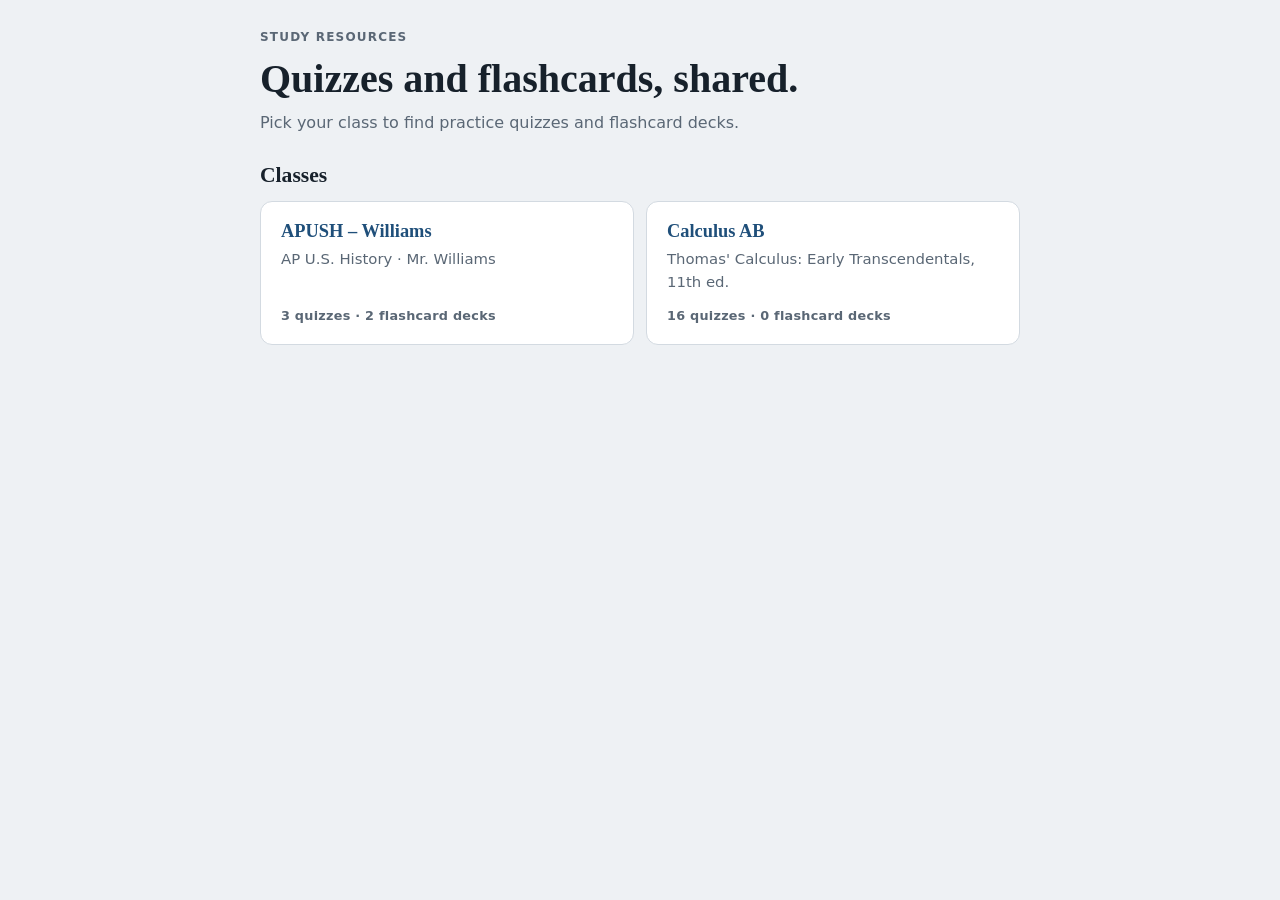
<file: index.html>
<!doctype html>
<html lang="en">
<head>
<meta charset="utf-8">
<meta name="viewport" content="width=device-width,initial-scale=1,viewport-fit=cover">
<link rel="icon" href="data:image/svg+xml,%3Csvg xmlns=%27http://www.w3.org/2000/svg%27 viewBox=%270 0 32 32%27%3E%3Crect width=%2732%27 height=%2732%27 rx=%277%27 fill=%27%231f4f7a%27/%3E%3Cpath d=%27M9 9h14v3H9zM9 14.5h14v3H9zM9 20h9v3H9z%27 fill=%27white%27/%3E%3C/svg%3E">
<title>Study Resources</title>
<meta name="description" content="Quizzes and flashcards to share with classmates.">
<link rel="stylesheet" href="assets/css/site.css">
</head>
<body data-page="home" data-root="">
<main class="wrap">
  <header>
    <p class="eyebrow">Study Resources</p>
    <h1>Quizzes and flashcards, shared.</h1>
    <p class="lede">Pick your class to find practice quizzes and flashcard decks.</p>
  </header>
  <section class="section">
    <h2>Classes</h2>
    <div class="grid" id="app"></div>
    <noscript><p class="empty">This site needs JavaScript. <a href="classes/apush-williams/">APUSH – Williams</a></p></noscript>
  </section>
</main>
<script src="assets/js/catalog.js"></script>
<script src="assets/js/site.js"></script>
</body>
</html>
</file>
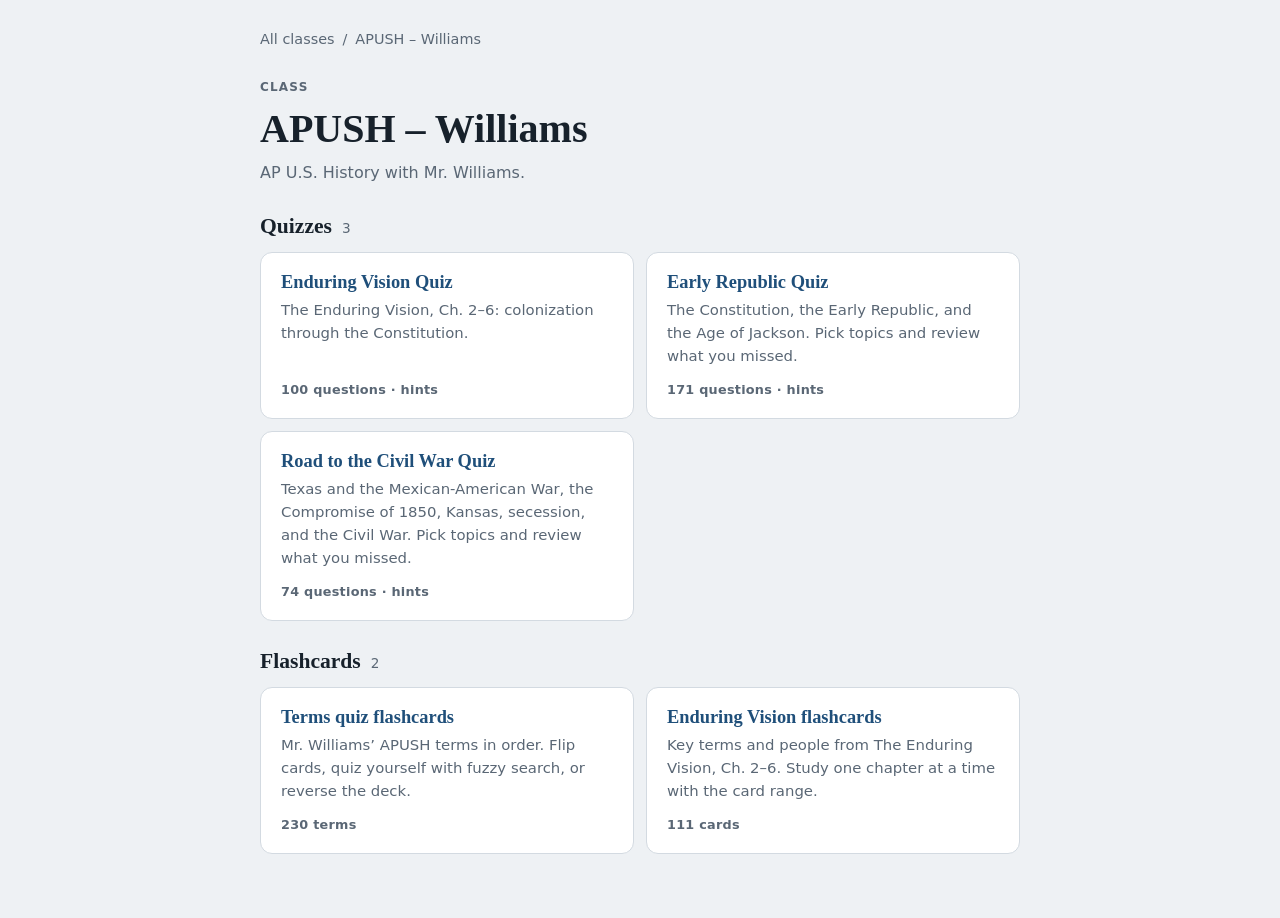
<file: classes/apush-williams/index.html>
<!doctype html>
<html lang="en">
<head>
<meta charset="utf-8">
<meta name="viewport" content="width=device-width,initial-scale=1,viewport-fit=cover">
<link rel="icon" href="data:image/svg+xml,%3Csvg xmlns=%27http://www.w3.org/2000/svg%27 viewBox=%270 0 32 32%27%3E%3Crect width=%2732%27 height=%2732%27 rx=%277%27 fill=%27%231f4f7a%27/%3E%3Cpath d=%27M9 9h14v3H9zM9 14.5h14v3H9zM9 20h9v3H9z%27 fill=%27white%27/%3E%3C/svg%3E">
<title>APUSH – Williams · Study Resources</title>
<link rel="stylesheet" href="../../assets/css/site.css">
</head>
<body data-page="class" data-class="apush-williams" data-root="../../">
<main class="wrap">
  <nav class="crumbs" aria-label="Breadcrumb"><a href="../../">All classes</a><span aria-hidden="true">/</span><span>APUSH – Williams</span></nav>
  <header>
    <p class="eyebrow">Class</p>
    <h1>APUSH – Williams</h1>
    <p class="lede">AP U.S. History with Mr. Williams.</p>
  </header>
  <div id="app" class="wrap" style="max-width:none"></div>
  <noscript><p class="empty">This page needs JavaScript. Direct links:
    <a href="../../quiz.html?class=apush-williams&amp;quiz=enduring-vision">Enduring Vision Quiz</a>,
    <a href="../../quiz.html?class=apush-williams&amp;quiz=early-republic">Early Republic Quiz</a>,
    <a href="../../quiz.html?class=apush-williams&amp;quiz=road-to-civil-war">Road to the Civil War Quiz</a>,
    <a href="flashcards/terms/">Terms quiz flashcards</a>.</p></noscript>
</main>
<script src="../../assets/js/catalog.js"></script>
<script src="../../assets/js/site.js"></script>
</body>
</html>
</file>
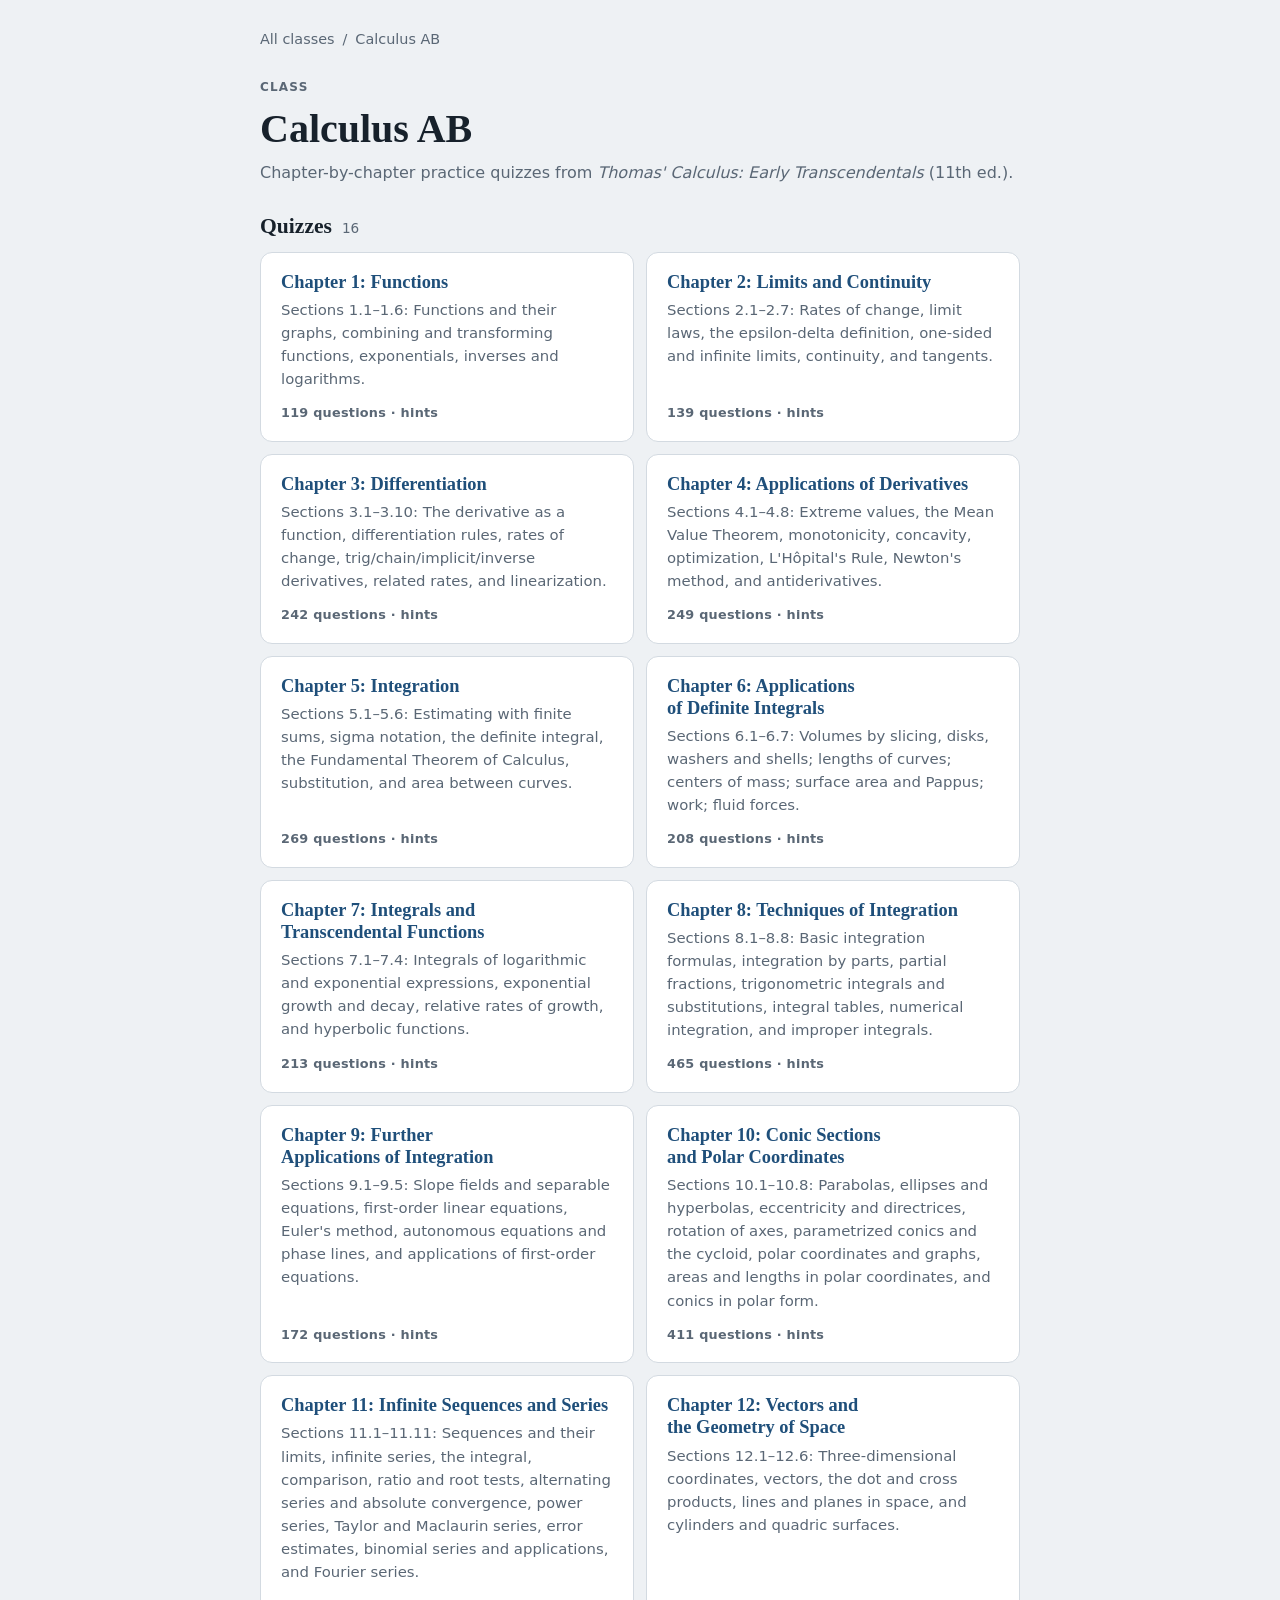
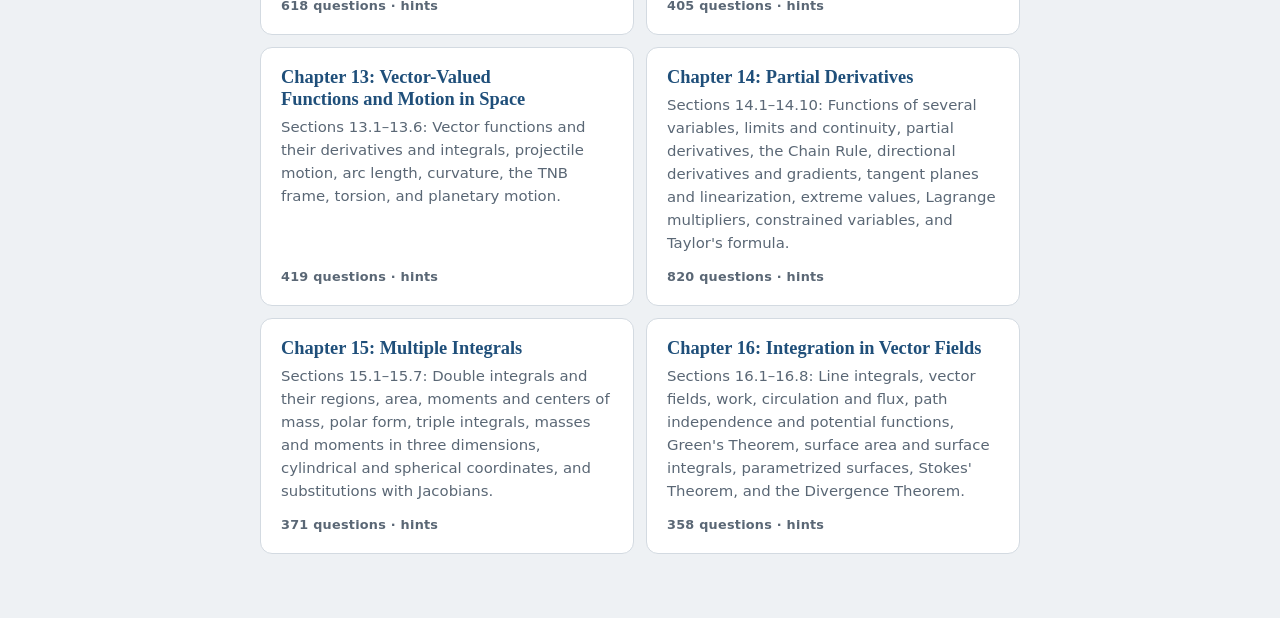
<file: classes/calculus-ab/index.html>
<!doctype html>
<html lang="en">
<head>
<meta charset="utf-8">
<meta name="viewport" content="width=device-width,initial-scale=1,viewport-fit=cover">
<link rel="icon" href="data:image/svg+xml,%3Csvg xmlns=%27http://www.w3.org/2000/svg%27 viewBox=%270 0 32 32%27%3E%3Crect width=%2732%27 height=%2732%27 rx=%277%27 fill=%27%231f4f7a%27/%3E%3Cpath d=%27M9 9h14v3H9zM9 14.5h14v3H9zM9 20h9v3H9z%27 fill=%27white%27/%3E%3C/svg%3E">
<title>Calculus AB · Study Resources</title>
<link rel="stylesheet" href="../../assets/css/site.css">
</head>
<body data-page="class" data-class="calculus-ab" data-root="../../">
<main class="wrap">
  <nav class="crumbs" aria-label="Breadcrumb"><a href="../../">All classes</a><span aria-hidden="true">/</span><span>Calculus AB</span></nav>
  <header>
    <p class="eyebrow">Class</p>
    <h1>Calculus AB</h1>
    <p class="lede">Chapter-by-chapter practice quizzes from <i>Thomas' Calculus: Early Transcendentals</i> (11th ed.).</p>
  </header>
  <div id="app" class="wrap" style="max-width:none"></div>
  <noscript><p class="empty">This page needs JavaScript.</p></noscript>
</main>
<script src="../../assets/js/catalog.js"></script>
<script src="../../assets/js/site.js"></script>
</body>
</html>
</file>
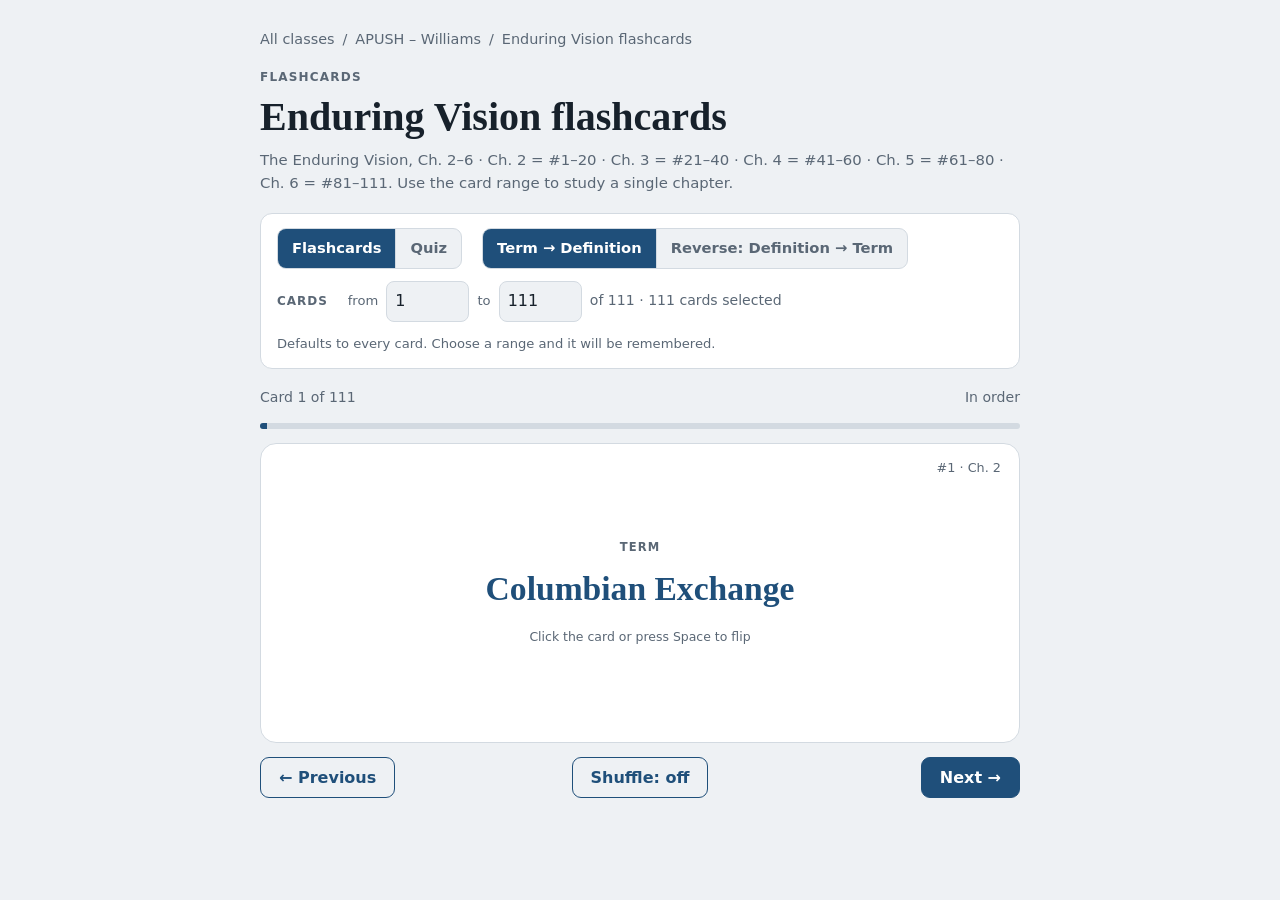
<file: classes/apush-williams/flashcards/enduring-vision/index.html>
<!doctype html>
<html lang="en">
<head>
<meta charset="utf-8">
<meta name="viewport" content="width=device-width,initial-scale=1,viewport-fit=cover">
<link rel="icon" href="data:image/svg+xml,%3Csvg xmlns=%27http://www.w3.org/2000/svg%27 viewBox=%270 0 32 32%27%3E%3Crect width=%2732%27 height=%2732%27 rx=%277%27 fill=%27%231f4f7a%27/%3E%3Cpath d=%27M9 9h14v3H9zM9 14.5h14v3H9zM9 20h9v3H9z%27 fill=%27white%27/%3E%3C/svg%3E">
<title>Enduring Vision flashcards · APUSH – Williams</title>
<meta name="description" content="Flashcards from The Enduring Vision, Ch. 2–6, with flashcard mode, a fuzzy-search quiz mode, and a reverse mode.">
<link rel="stylesheet" href="../../../../assets/css/site.css">
<link rel="stylesheet" href="../../../../assets/css/flashcards.css">
</head>
<body>
<div class="deck">
  <nav class="crumbs" aria-label="Breadcrumb">
    <a href="../../../../">All classes</a><span aria-hidden="true">/</span>
    <a href="../../">APUSH – Williams</a><span aria-hidden="true">/</span>
    <span>Enduring Vision flashcards</span>
  </nav>
  <header class="deck-head">
    <p class="eyebrow">Flashcards</p>
    <h1>Enduring Vision flashcards</h1>
    <p class="lede">The Enduring Vision, Ch. 2–6 · Ch. 2 = #1–20 · Ch. 3 = #21–40 · Ch. 4 = #41–60 · Ch. 5 = #61–80 · Ch. 6 = #81–111. Use the card range to study a single chapter.</p>
  </header>
  <section class="controls" id="controls" aria-label="Deck settings"></section>
  <main id="view" aria-live="off"><noscript><p class="empty">This deck needs JavaScript.</p></noscript></main>
</div>
<script src="deck-data.js"></script>
<script src="../../../../assets/js/fuzzy.js"></script>
<script src="../../../../assets/js/flashcards.js"></script>
</body>
</html>
</file>
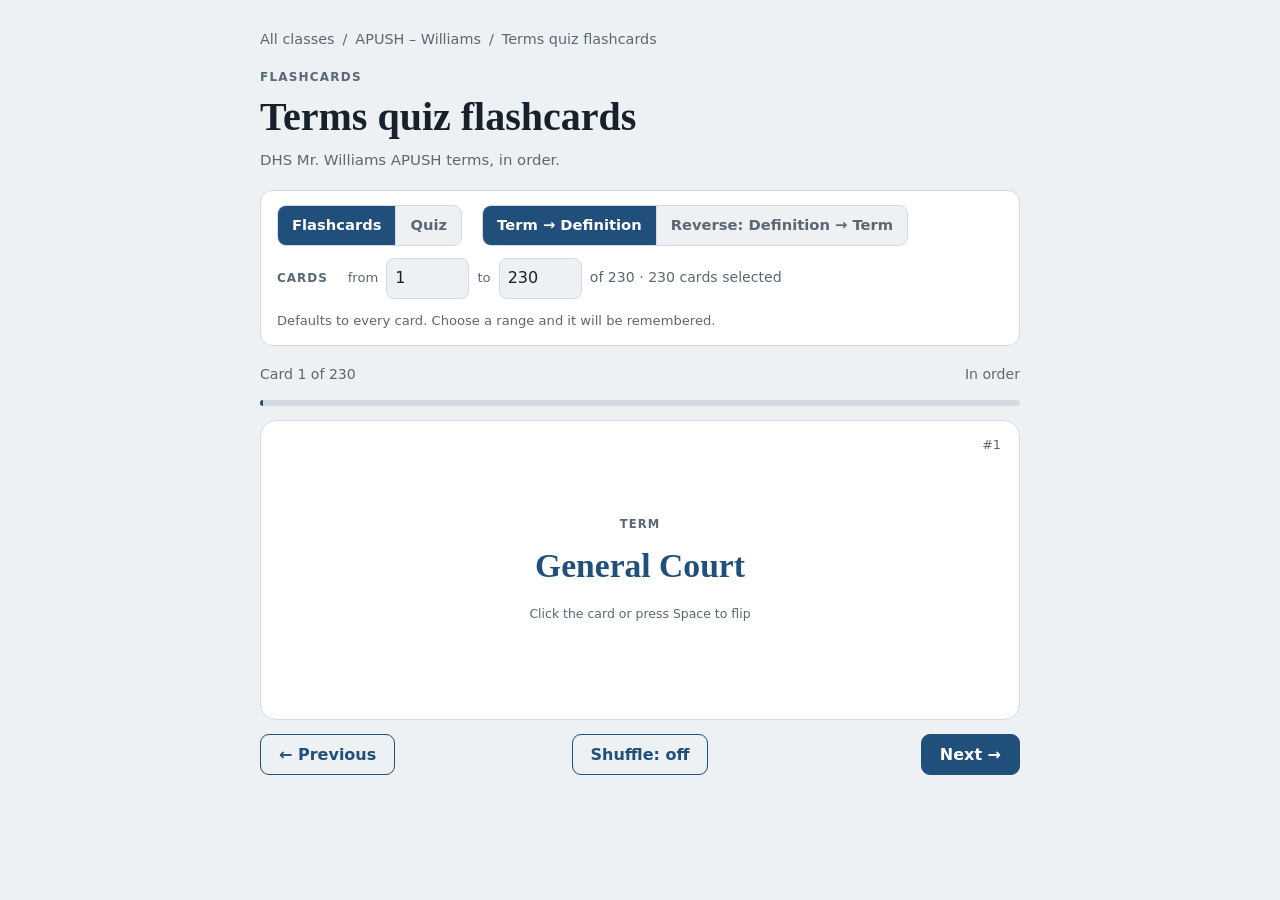
<file: classes/apush-williams/flashcards/terms/index.html>
<!doctype html>
<html lang="en">
<head>
<meta charset="utf-8">
<meta name="viewport" content="width=device-width,initial-scale=1,viewport-fit=cover">
<link rel="icon" href="data:image/svg+xml,%3Csvg xmlns=%27http://www.w3.org/2000/svg%27 viewBox=%270 0 32 32%27%3E%3Crect width=%2732%27 height=%2732%27 rx=%277%27 fill=%27%231f4f7a%27/%3E%3Cpath d=%27M9 9h14v3H9zM9 14.5h14v3H9zM9 20h9v3H9z%27 fill=%27white%27/%3E%3C/svg%3E">
<title>Terms quiz flashcards · APUSH – Williams</title>
<meta name="description" content="230 APUSH terms from Mr. Williams’ class, with flashcard mode, a fuzzy-search quiz mode, and a reverse mode.">
<link rel="stylesheet" href="../../../../assets/css/site.css">
<link rel="stylesheet" href="../../../../assets/css/flashcards.css">
</head>
<body>
<div class="deck">
  <nav class="crumbs" aria-label="Breadcrumb">
    <a href="../../../../">All classes</a><span aria-hidden="true">/</span>
    <a href="../../">APUSH – Williams</a><span aria-hidden="true">/</span>
    <span>Terms quiz flashcards</span>
  </nav>
  <header class="deck-head">
    <p class="eyebrow">Flashcards</p>
    <h1>Terms quiz flashcards</h1>
    <p class="lede">DHS Mr. Williams APUSH terms, in order.</p>
  </header>
  <section class="controls" id="controls" aria-label="Deck settings"></section>
  <main id="view" aria-live="off"><noscript><p class="empty">This deck needs JavaScript.</p></noscript></main>
</div>
<script src="terms-data.js"></script>
<script src="../../../../assets/js/fuzzy.js"></script>
<script src="../../../../assets/js/flashcards.js"></script>
</body>
</html>
</file>
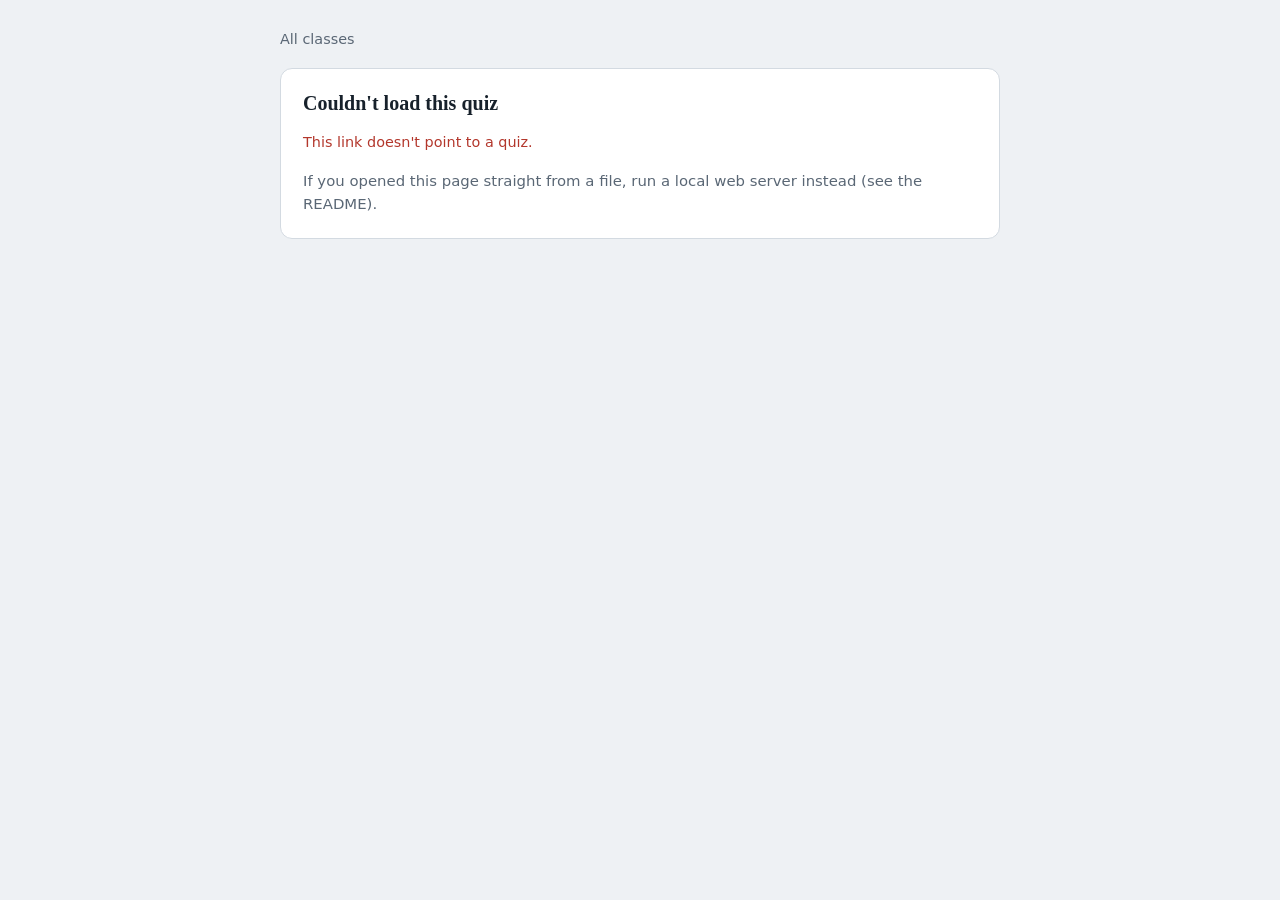
<file: quiz.html>
<!doctype html>
<html lang="en">
<head>
<meta charset="utf-8">
<meta name="viewport" content="width=device-width,initial-scale=1,viewport-fit=cover">
<link rel="icon" href="data:image/svg+xml,%3Csvg xmlns=%27http://www.w3.org/2000/svg%27 viewBox=%270 0 32 32%27%3E%3Crect width=%2732%27 height=%2732%27 rx=%277%27 fill=%27%231f4f7a%27/%3E%3Cpath d=%27M9 9h14v3H9zM9 14.5h14v3H9zM9 20h9v3H9z%27 fill=%27white%27/%3E%3C/svg%3E">
<title>Quiz · Study Resources</title>
<link rel="stylesheet" href="assets/css/site.css">
<link rel="stylesheet" href="assets/css/quiz.css">
<link rel="stylesheet" href="assets/js/vendor/katex/katex.min.css">
</head>
<body>
<main class="quiz" id="quiz-root"><p class="lede">Loading quiz…</p></main>
<noscript><p class="empty">This quiz needs JavaScript.</p></noscript>
<script src="assets/js/catalog.js"></script>
<script src="assets/js/vendor/js-yaml.min.js"></script>
<script src="assets/js/vendor/katex/katex.min.js"></script>
<script src="assets/js/quiz.js"></script>
</body>
</html>
</file>
<file: assets/css/site.css>
/* Study Resources — shared styles (home, class pages, flashcard decks) */
:root {
  --bg: #eef1f4;
  --surface: #ffffff;
  --fg: #17212b;
  --muted: #5a6775;
  --line: #d3dae1;
  --accent: #1f4f7a;
  --accent-fg: #ffffff;
  --accent-soft: #e1ebf5;
  --good: #1d7a4a;
  --good-soft: #e0f2e8;
  --bad: #b3372c;
  --bad-soft: #f9e3e0;
  --mark: #fff0a8;
  --display: Georgia, "Iowan Old Style", "Times New Roman", serif;
  --body: -apple-system, BlinkMacSystemFont, "Segoe UI", system-ui, Roboto, sans-serif;
  --radius: 12px;
  color-scheme: light dark;
}
@media (prefers-color-scheme: dark) {
  :root {
    --bg: #10161d;
    --surface: #18212b;
    --fg: #e8edf2;
    --muted: #9aa8b6;
    --line: #2c3947;
    --accent: #7db3e3;
    --accent-fg: #0d1a27;
    --accent-soft: #1e2f42;
    --good: #5fcf94;
    --good-soft: #163527;
    --bad: #f08a7e;
    --bad-soft: #3b1d1a;
    --mark: #5a4a10;
  }
}

* { box-sizing: border-box; }
html { -webkit-text-size-adjust: 100%; }
body {
  margin: 0;
  background: var(--bg);
  color: var(--fg);
  font: 16px/1.55 var(--body);
  padding: 28px 16px 64px;
}
a { color: var(--accent); }
h1, h2, h3 { font-family: var(--display); line-height: 1.2; margin: 0; text-wrap: balance; }
h1 { font-size: clamp(1.9rem, 6vw, 2.5rem); }
h2 { font-size: 1.35rem; }
p { margin: 0; }
button, input, select { font: inherit; color: inherit; }
button { cursor: pointer; }
:focus-visible { outline: 3px solid var(--accent); outline-offset: 2px; }

.wrap { max-width: 760px; margin: 0 auto; display: flex; flex-direction: column; gap: 28px; }
.crumbs { font-size: .9rem; color: var(--muted); display: flex; gap: 8px; flex-wrap: wrap; }
.crumbs a { color: var(--muted); text-decoration: none; }
.crumbs a:hover, .crumbs a:focus-visible { color: var(--accent); text-decoration: underline; }
.eyebrow { font-size: .75rem; letter-spacing: .1em; text-transform: uppercase; color: var(--muted); font-weight: 600; margin-bottom: 8px; }
.lede { color: var(--muted); margin-top: 8px; }

.section { display: flex; flex-direction: column; gap: 12px; }
.section > h2 { display: flex; align-items: baseline; gap: 10px; }
.section > h2 small { font: 500 .85rem var(--body); color: var(--muted); }

.grid { display: grid; gap: 12px; grid-template-columns: repeat(auto-fill, minmax(min(100%, 280px), 1fr)); }
.tile {
  display: flex; flex-direction: column; gap: 6px;
  background: var(--surface); border: 1px solid var(--line); border-radius: var(--radius);
  padding: 18px 20px; text-decoration: none; color: inherit;
  transition: border-color .15s, transform .15s;
}
.tile:hover, .tile:focus-visible { border-color: var(--accent); transform: translateY(-1px); }
.tile h3 { font-size: 1.15rem; color: var(--accent); }
.tile p { color: var(--muted); font-size: .93rem; }
.tile .meta { font-size: .8rem; color: var(--muted); font-weight: 600; letter-spacing: .02em; margin-top: auto; padding-top: 6px; }
.empty { color: var(--muted); font-style: italic; }

.btn {
  background: var(--accent); color: var(--accent-fg); border: 1px solid var(--accent);
  border-radius: 9px; padding: 10px 18px; font-weight: 600; line-height: 1.2;
}
.btn.ghost { background: transparent; color: var(--accent); }
.btn:disabled { opacity: .45; cursor: not-allowed; }

/* ---- shared components (quiz + flashcard pages) ---- */
.link-btn { background: none; border: 0; color: var(--accent); padding: 4px; font-size: .88rem; text-decoration: underline; }
.link-btn:disabled { opacity: .45; cursor: not-allowed; text-decoration: none; }

.check { display: inline-flex; gap: 8px; align-items: center; font-size: .93rem; }
.check input { width: 18px; height: 18px; accent-color: var(--accent); }

#view { display: flex; flex-direction: column; gap: 14px; }

/* ---- progress ---- */
.meta-row { display: flex; justify-content: space-between; gap: 12px; font-size: .88rem; color: var(--muted); font-variant-numeric: tabular-nums; }
.bar { height: 6px; background: var(--line); border-radius: 3px; overflow: hidden; }
.bar > i { display: block; height: 100%; background: var(--accent); transition: width .2s; }

.card { background: var(--surface); border: 1px solid var(--line); border-radius: var(--radius); padding: 22px; display: flex; flex-direction: column; gap: 16px; }
.card h2 { font-size: 1.25rem; }
.card .muted { color: var(--muted); font-size: .93rem; }
.q-prompt-label { font-size: .75rem; letter-spacing: .09em; text-transform: uppercase; color: var(--muted); font-weight: 700; }

.result { border-left: 4px solid var(--accent); padding: 4px 0 4px 14px; display: flex; flex-direction: column; gap: 8px; }
.result.good { border-color: var(--good); }
.result.bad { border-color: var(--bad); }
.result .verdict { font-weight: 700; }
.result.good .verdict { color: var(--good); }
.result.bad .verdict { color: var(--bad); }
.result .chosen { color: var(--bad); }
.answer-card { background: var(--bg); border: 1px solid var(--line); border-radius: 10px; padding: 12px 14px; display: flex; flex-direction: column; gap: 4px; }
.answer-card .t { font-family: var(--display); font-weight: 600; font-size: 1.1rem; }
.row { display: flex; gap: 10px; flex-wrap: wrap; align-items: center; }
.row.between { justify-content: space-between; }
.score { font-family: var(--display); font-size: 3rem; line-height: 1; font-variant-numeric: tabular-nums; }
.miss { border-top: 1px solid var(--line); padding-top: 12px; display: flex; flex-direction: column; gap: 3px; }
.miss .you { color: var(--bad); }
.miss .ans { color: var(--good); }
.miss .t { font-weight: 700; }
.warn { color: var(--bad); font-size: .9rem; }

footer.site-foot { color: var(--muted); font-size: .85rem; }

@media (prefers-reduced-motion: reduce) {
  * { transition: none !important; animation: none !important; }
}
</file>
<file: assets/css/flashcards.css>
/* Flashcard deck page (flashcard mode + quiz mode). Extends site.css. */
.deck { max-width: 760px; margin: 0 auto; display: flex; flex-direction: column; gap: 18px; }
.deck-head .eyebrow { margin-bottom: 6px; }
.deck-head .lede { font-size: .93rem; }

/* ---- controls ---- */
.controls {
  background: var(--surface); border: 1px solid var(--line); border-radius: var(--radius);
  padding: 14px 16px; display: flex; flex-direction: column; gap: 12px;
}
.controls[hidden] { display: none; }
.controls-row { display: flex; flex-wrap: wrap; gap: 12px 20px; align-items: center; }
.field-label { font-size: .75rem; letter-spacing: .08em; text-transform: uppercase; color: var(--muted); font-weight: 600; }
.seg { display: inline-flex; border: 1px solid var(--line); border-radius: 9px; overflow: hidden; background: var(--bg); }
.seg button { border: 0; background: transparent; padding: 8px 14px; font-weight: 600; font-size: .92rem; color: var(--muted); }
.seg button + button { border-left: 1px solid var(--line); }
.seg button[aria-pressed="true"] { background: var(--accent); color: var(--accent-fg); }
.seg button:disabled { opacity: .5; cursor: not-allowed; }
.range { display: inline-flex; align-items: center; gap: 8px; flex-wrap: wrap; }
.range input[type=number] {
  width: 5.2em; padding: 7px 8px; border: 1px solid var(--line); border-radius: 8px;
  background: var(--bg); font-variant-numeric: tabular-nums;
}
.range input:disabled { opacity: .5; }
.range .count { color: var(--muted); font-size: .88rem; font-variant-numeric: tabular-nums; }
.range-note { font-size: .82rem; color: var(--muted); }

/* ---- flashcard ---- */
.fc { perspective: 1400px; }
.fc-card {
  display: grid; width: 100%; padding: 0; border: 0; background: none; text-align: inherit;
  transform-style: preserve-3d; transition: transform .45s;
}
.fc-card.flipped { transform: rotateY(180deg); }
.fc-face {
  grid-area: 1 / 1; backface-visibility: hidden; -webkit-backface-visibility: hidden;
  min-height: 300px; background: var(--surface); border: 1px solid var(--line); border-radius: 16px;
  padding: 28px 24px; display: flex; flex-direction: column; align-items: center; justify-content: center;
  gap: 12px; text-align: center; overflow-wrap: anywhere;
}
.fc-face.back { transform: rotateY(180deg); background: color-mix(in srgb, var(--accent) 7%, var(--surface)); }
.fc-side { font-size: .72rem; letter-spacing: .1em; text-transform: uppercase; color: var(--muted); font-weight: 700; }
.fc-num { position: absolute; top: 14px; right: 18px; font-size: .8rem; color: var(--muted); font-variant-numeric: tabular-nums; }
.fc-face { position: relative; }
.fc-text.term { font-family: var(--display); font-size: clamp(1.5rem, 5vw, 2.1rem); font-weight: 600; color: var(--accent); line-height: 1.2; }
.fc-text.def { font-size: 1.08rem; line-height: 1.55; max-width: 60ch; }
.fc-tip { font-size: .78rem; color: var(--muted); margin-top: 6px; }
.fc-nav { display: grid; grid-template-columns: 1fr auto 1fr; gap: 10px; align-items: center; }
.fc-nav .btn:first-child { justify-self: start; }
.fc-nav .btn:last-child { justify-self: end; }

/* ---- quiz ---- */
.q-prompt.term { font-family: var(--display); font-size: clamp(1.5rem, 5vw, 2rem); font-weight: 600; color: var(--accent); line-height: 1.2; }
.q-prompt.def { font-size: 1.12rem; line-height: 1.55; }

.combo { position: relative; }
.combo input[type=text] {
  width: 100%; padding: 13px 14px; border: 2px solid var(--line); border-radius: 10px;
  background: var(--bg); font-size: 1rem;
}
.combo input[type=text]:focus { outline: none; border-color: var(--accent); }
.combo input[type=text]:disabled { opacity: .7; }
.listbox {
  list-style: none; margin: 6px 0 0; padding: 4px; position: absolute; left: 0; right: 0; z-index: 5;
  background: var(--surface); border: 1px solid var(--line); border-radius: 10px;
  box-shadow: 0 10px 28px rgba(0, 0, 0, .18); max-height: min(60vh, 420px); overflow-y: auto;
}
.listbox[hidden] { display: none; }
.option { padding: 10px 12px; border-radius: 7px; cursor: pointer; line-height: 1.4; overflow-wrap: anywhere; }
.option.def { font-size: .93rem; display: -webkit-box; -webkit-line-clamp: 3; -webkit-box-orient: vertical; overflow: hidden; }
.option.active { background: var(--accent-soft); }
.option.def.active { display: block; -webkit-line-clamp: unset; }
.option.none { color: var(--muted); cursor: default; font-style: italic; }
mark { background: var(--mark); color: inherit; border-radius: 3px; padding: 0 1px; }

@media (max-width: 520px) {
  .fc-face { min-height: 260px; padding: 24px 16px; }
  .fc-nav { grid-template-columns: 1fr 1fr; }
  .fc-nav .shuffle { grid-column: 1 / -1; grid-row: 1; justify-self: stretch; }
  .fc-nav .btn { width: 100%; }
}
@media (prefers-reduced-motion: reduce) {
  .fc-card { transition: none; }
}
</file>
<file: assets/css/quiz.css>
/* Shared multiple-choice quiz page (quiz.html). Extends site.css. */
.quiz { max-width: 720px; margin: 0 auto; display: flex; flex-direction: column; gap: 18px; }
.quiz-head .eyebrow { margin-bottom: 6px; }
.quiz-head .lede { font-size: .93rem; }

/* ---- setup ---- */
.topics { display: flex; flex-direction: column; gap: 8px; }
.topic {
  display: flex; gap: 12px; align-items: flex-start; border: 1px solid var(--line);
  border-radius: 9px; padding: 12px 14px; cursor: pointer;
}
.topic:has(input:checked) { border-color: var(--accent); background: var(--accent-soft); }
.topic input { margin-top: 4px; width: 18px; height: 18px; accent-color: var(--accent); flex: none; }
.topic b { display: block; font-weight: 600; }
.topic small { color: var(--muted); font-size: .88rem; }
.topic .n { font-weight: 400; color: var(--muted); font-variant-numeric: tabular-nums; }
.opts { display: flex; flex-wrap: wrap; gap: 12px 24px; align-items: center; }
.opts input[type=number] {
  width: 5.2em; padding: 7px 8px; border: 1px solid var(--line); border-radius: 8px;
  background: var(--bg); font-variant-numeric: tabular-nums;
}

/* ---- question ---- */
.q-topic { font-size: .75rem; letter-spacing: .09em; text-transform: uppercase; color: var(--muted); font-weight: 700; }
.q-text { font-family: var(--display); font-size: clamp(1.15rem, 3.6vw, 1.4rem); line-height: 1.4; margin: 0; }
.choices { display: flex; flex-direction: column; gap: 10px; }
.choice {
  display: flex; gap: 12px; align-items: flex-start; text-align: left; width: 100%;
  background: var(--surface); border: 1px solid var(--line); border-radius: 9px; padding: 12px 14px;
  line-height: 1.4; overflow-wrap: anywhere;
}
.choice .k {
  flex: none; width: 26px; height: 26px; border-radius: 50%; border: 1px solid var(--line);
  display: grid; place-items: center; font-size: .8rem; font-weight: 700; color: var(--muted);
}
.choice:hover:not(:disabled) { border-color: var(--accent); }
.choice:disabled { cursor: default; }
.choice.good { background: var(--good-soft); border-color: var(--good); }
.choice.bad { background: var(--bad-soft); border-color: var(--bad); }
.choice.good .k { background: var(--good); border-color: var(--good); color: var(--surface); }
.choice.bad .k { background: var(--bad); border-color: var(--bad); color: var(--surface); }
.choice:disabled:not(.good):not(.bad) { opacity: .75; }

.hint-row { display: flex; flex-direction: column; gap: 8px; align-items: flex-start; }
.hint {
  border-left: 4px solid var(--accent); background: var(--accent-soft); border-radius: 0 8px 8px 0;
  padding: 10px 14px; line-height: 1.45;
}
.hint b { display: block; font-size: .75rem; letter-spacing: .09em; text-transform: uppercase; color: var(--muted); margin-bottom: 2px; }
.hint[hidden] { display: none; }
.feedback .why { color: var(--muted); }

/* ---- results ---- */
.breakdown { display: flex; flex-direction: column; gap: 6px; }
.breakdown div { display: flex; justify-content: space-between; gap: 12px; border-bottom: 1px solid var(--line); padding-bottom: 6px; font-variant-numeric: tabular-nums; }
.breakdown div:last-child { border-bottom: 0; }
.miss .q { font-weight: 600; }
.miss .why { color: var(--muted); font-size: .92rem; }
.miss .hinted { color: var(--muted); font-size: .85rem; }
.kbd-tip { color: var(--muted); font-size: .8rem; }

/* math (KaTeX) */
.choice .katex, .q-text .katex { font-size: 1.08em; }
.choice { min-width: 0; }
.choice > span:last-child { min-width: 0; overflow-x: auto; overflow-y: hidden; }
.q-text .katex-display, .choice .katex-display { margin: .4em 0; }
</file>
